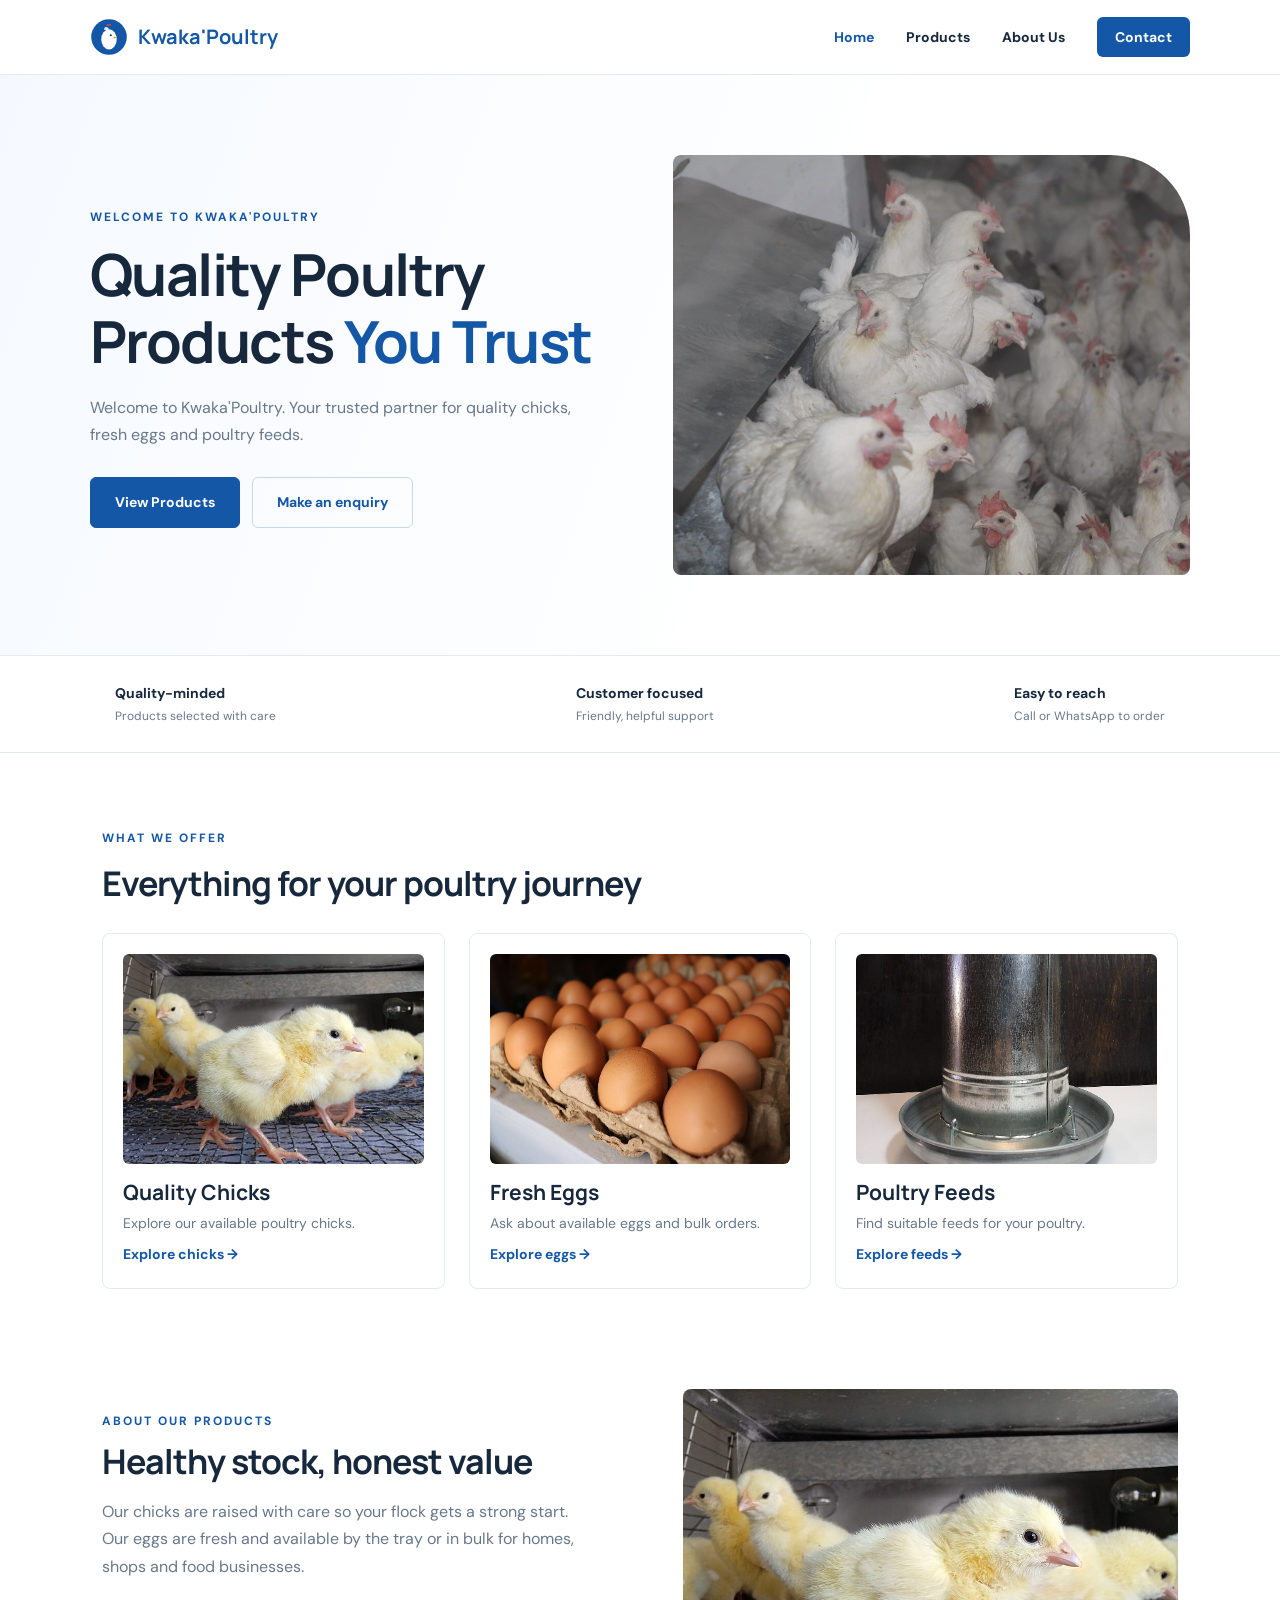
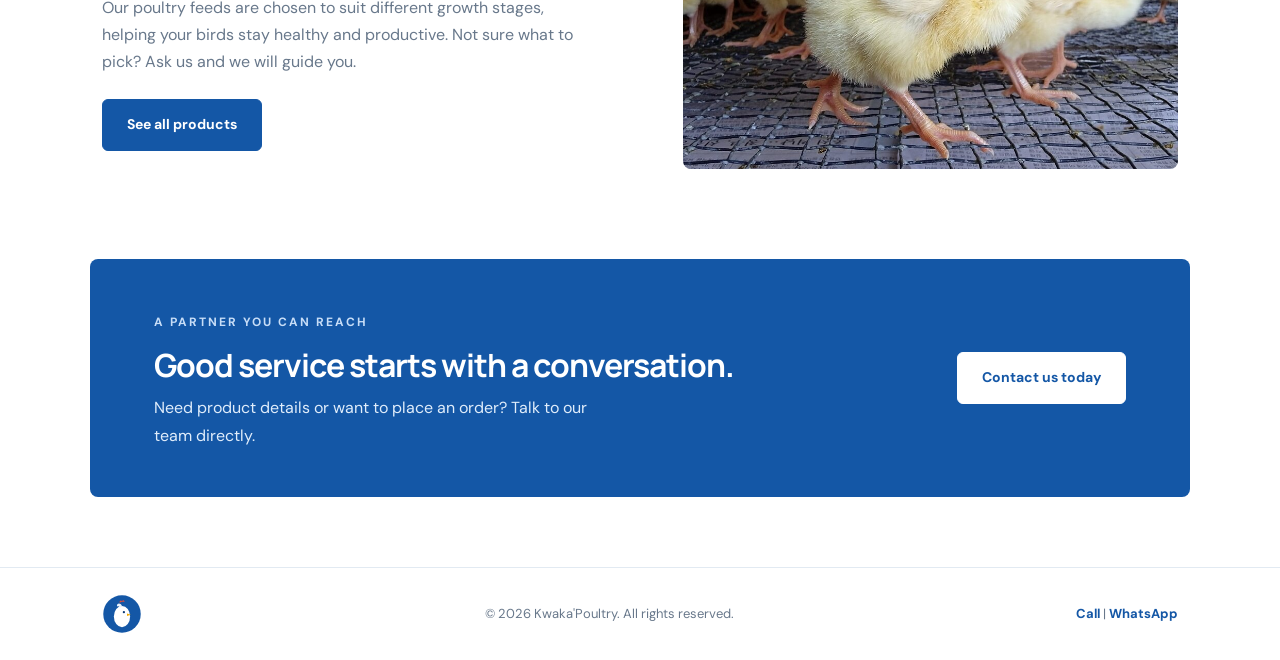
<file: index.html>
<!DOCTYPE html>
<html lang="en">
<head>
    <meta charset="UTF-8">
    <meta name="viewport" content="width=device-width, initial-scale=1.0">
    <title>Kwaka's Poultry | Quality Poultry Products</title>
    <link rel="preconnect" href="https://fonts.googleapis.com">
    <link href="https://fonts.googleapis.com/css2?family=DM+Sans:wght@400;500;700&family=Manrope:wght@600;700;800&display=swap" rel="stylesheet">
    <link rel="stylesheet" href="styles.css">
</head>
<body>
    <header>
        <nav class="navbar">
            <a href="index.html" class="logo-link"><img src="images/logo.svg" alt="" class="logo-img"><h2 class="logo">Kwaka'Poultry</h2></a>
            <button class="menu-toggle" aria-label="Toggle menu" aria-expanded="false">&#9776;</button>
            <ul class="nav-links">
                <li><a href="index.html" class="active">Home</a></li>
                <li><a href="products.html">Products</a></li>
                <li><a href="about.html">About Us</a></li>
                <li><a href="contact.html" class="nav-contact">Contact</a></li>
            </ul>
        </nav>
    </header>
    <main>
        <section class="hero">
            <div class="hero-content">
                <span class="eyebrow">WELCOME TO KWAKA'POULTRY</span>
                <h1>Quality Poultry Products <span>You Trust</span></h1>
                <p>Welcome to Kwaka'Poultry. Your trusted partner for quality chicks, fresh eggs and poultry feeds.</p>
                <div class="hero-actions">
                    <a href="products.html" class="btn">View Products</a>
                    <a href="contact.html" class="btn btn-outline">Make an enquiry</a>
                </div>
            </div>
            <div class="hero-image">
                <img src="images/hero.jpg" alt="Healthy chickens on a poultry farm">
            </div>
        </section>

        <section class="trust-band">
            <div><strong>Quality-minded</strong><span>Products selected with care</span></div>
            <div><strong>Customer focused</strong><span>Friendly, helpful support</span></div>
            <div><strong>Easy to reach</strong><span>Call or WhatsApp to order</span></div>
        </section>

        <section class="products">
            <span class="eyebrow">WHAT WE OFFER</span>
            <h2>Everything for your poultry journey</h2>
            <div class="product-container">
                <div class="product-card">
                    <img src="images/chickens.jpg" alt="Poultry chicks">
                    <h3>Quality Chicks</h3>
                    <p>Explore our available poultry chicks.</p>
                    <a href="products.html" class="card-link">Explore chicks &rarr;</a>
                </div>
                <div class="product-card">
                    <img src="images/eggs.jpg" alt="Fresh poultry eggs">
                    <h3>Fresh Eggs</h3>
                    <p>Ask about available eggs and bulk orders.</p>
                    <a href="products.html" class="card-link">Explore eggs &rarr;</a>
                </div>
                <div class="product-card">
                    <img src="images/feeds.jpg" alt="Poultry feeder">
                    <h3>Poultry Feeds</h3>
                    <p>Find suitable feeds for your poultry.</p>
                    <a href="products.html" class="card-link">Explore feeds &rarr;</a>
                </div>
            </div>
        </section>

        <section class="about product-intro">
            <img src="images/chickens.jpg" alt="Healthy day-old chicks" class="about-img">
            <div class="about-text">
                <span class="eyebrow">ABOUT OUR PRODUCTS</span>
                <h2>Healthy stock, honest value</h2>
                <p>Our chicks are raised with care so your flock gets a strong start. Our eggs are fresh and available by the tray or in bulk for homes, shops and food businesses.</p>
                <p>Our poultry feeds are chosen to suit different growth stages, helping your birds stay healthy and productive. Not sure what to pick? Ask us and we will guide you.</p>
                <a href="products.html" class="btn">See all products</a>
            </div>
        </section>

        <section class="cta-panel">
            <div>
                <span class="eyebrow light">A PARTNER YOU CAN REACH</span>
                <h2>Good service starts with a conversation.</h2>
                <p>Need product details or want to place an order? Talk to our team directly.</p>
            </div>
            <a href="contact.html" class="btn btn-white">Contact us today</a>
        </section>
    </main>
    <footer>
        <img src="images/logo.svg" alt="Kwaka'Poultry logo" class="footer-logo">
        <p>&copy; <span class="year"></span> Kwaka'Poultry. All rights reserved.</p>
        <p><a href="tel:+254700000000">Call</a> | <a href="https://wa.me/254700000000">WhatsApp</a></p>
    </footer>
    <script src="script.js"></script>
</body>
</html>
</file>
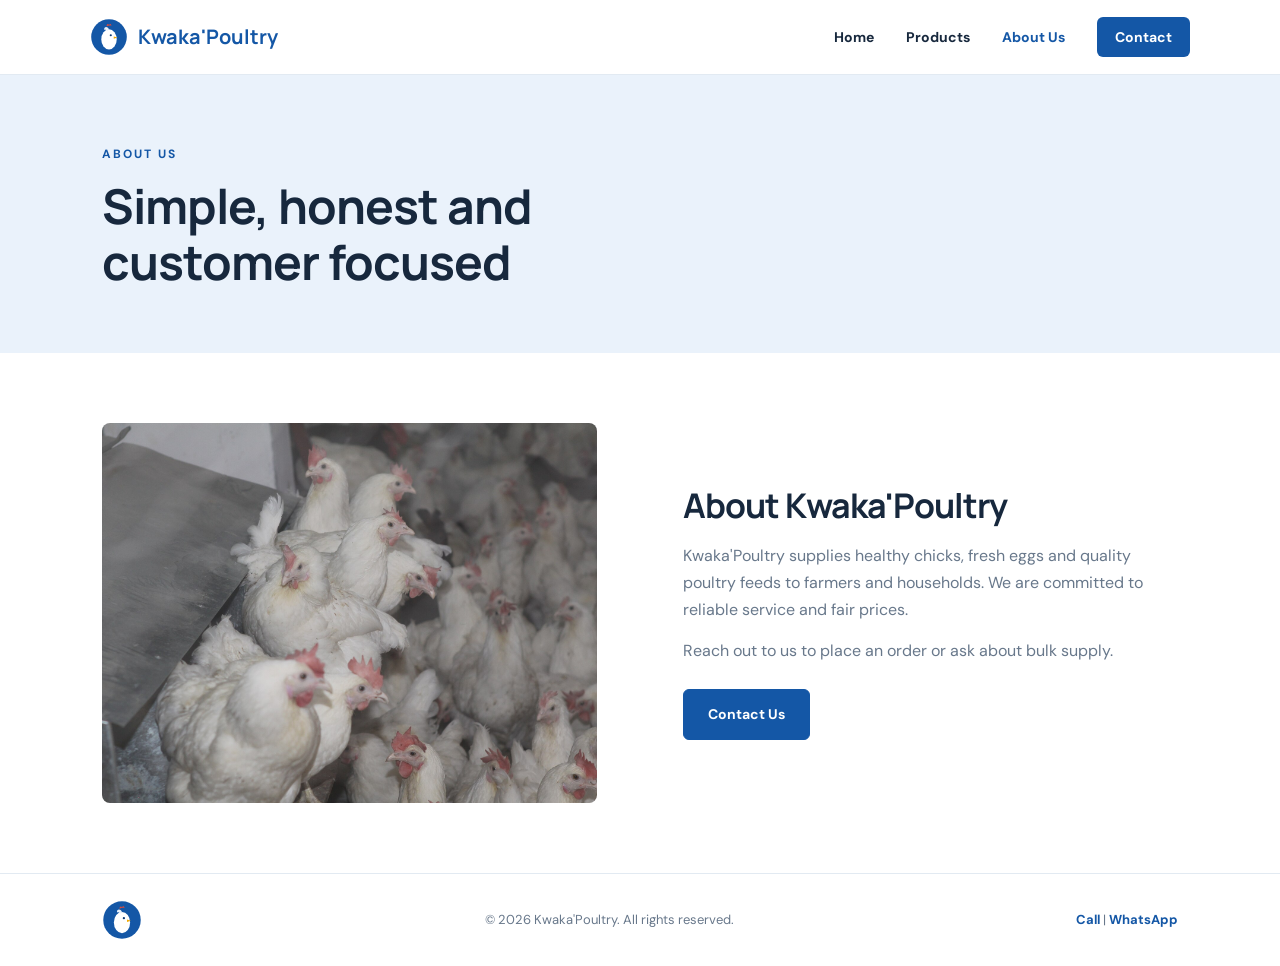
<file: about.html>
<!DOCTYPE html>
<html lang="en">
<head>
    <meta charset="UTF-8">
    <meta name="viewport" content="width=device-width, initial-scale=1.0">
    <title>About Us | Kwaka's Poultry</title>
    <link rel="preconnect" href="https://fonts.googleapis.com">
    <link href="https://fonts.googleapis.com/css2?family=DM+Sans:wght@400;500;700&family=Manrope:wght@600;700;800&display=swap" rel="stylesheet">
    <link rel="stylesheet" href="styles.css">
</head>
<body>
    <header>
        <nav class="navbar">
            <a href="index.html" class="logo-link"><img src="images/logo.svg" alt="" class="logo-img"><h2 class="logo">Kwaka'Poultry</h2></a>
            <button class="menu-toggle" aria-label="Toggle menu" aria-expanded="false">&#9776;</button>
            <ul class="nav-links">
                <li><a href="index.html">Home</a></li>
                <li><a href="products.html">Products</a></li>
                <li><a href="about.html" class="active">About Us</a></li>
                <li><a href="contact.html" class="nav-contact">Contact</a></li>
            </ul>
        </nav>
    </header>
    <main>
        <section class="page-header">
            <span class="eyebrow">ABOUT US</span>
            <h1>Simple, honest and customer focused</h1>
        </section>
        <section class="about">
            <img src="images/hero.jpg" alt="Chickens at Kwaka'Poultry" class="about-img">
            <div class="about-text">
            <h2>About Kwaka'Poultry</h2>
            <p>Kwaka'Poultry supplies healthy chicks, fresh eggs and quality poultry feeds to farmers and households. We are committed to reliable service and fair prices.</p>
            <p>Reach out to us to place an order or ask about bulk supply.</p>
            <a href="contact.html" class="btn">Contact Us</a>
            </div>
        </section>
    </main>
    <footer>
        <img src="images/logo.svg" alt="Kwaka'Poultry logo" class="footer-logo">
        <p>&copy; <span class="year"></span> Kwaka'Poultry. All rights reserved.</p>
        <p><a href="tel:+254700000000">Call</a> | <a href="https://wa.me/254700000000">WhatsApp</a></p>
    </footer>
    <script src="script.js"></script>
</body>
</html>
</file>
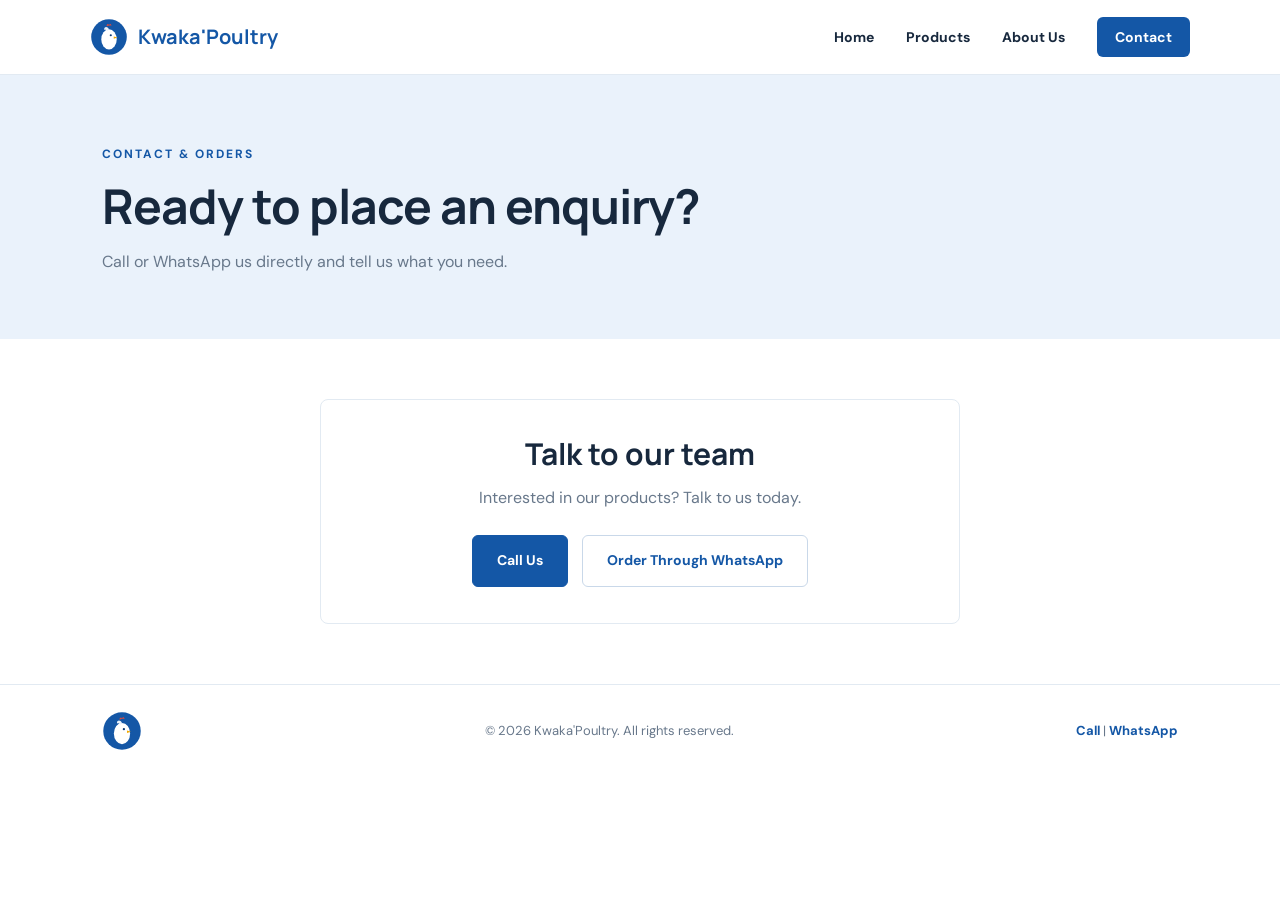
<file: contact.html>
<!DOCTYPE html>
<html lang="en">
<head>
    <meta charset="UTF-8">
    <meta name="viewport" content="width=device-width, initial-scale=1.0">
    <title>Contact | Kwaka's Poultry</title>
    <link rel="preconnect" href="https://fonts.googleapis.com">
    <link href="https://fonts.googleapis.com/css2?family=DM+Sans:wght@400;500;700&family=Manrope:wght@600;700;800&display=swap" rel="stylesheet">
    <link rel="stylesheet" href="styles.css">
</head>
<body>
    <header>
        <nav class="navbar">
            <a href="index.html" class="logo-link"><img src="images/logo.svg" alt="" class="logo-img"><h2 class="logo">Kwaka'Poultry</h2></a>
            <button class="menu-toggle" aria-label="Toggle menu" aria-expanded="false">&#9776;</button>
            <ul class="nav-links">
                <li><a href="index.html">Home</a></li>
                <li><a href="products.html">Products</a></li>
                <li><a href="about.html">About Us</a></li>
                <li><a href="contact.html" class="nav-contact active">Contact</a></li>
            </ul>
        </nav>
    </header>
    <main>
        <section class="page-header">
            <span class="eyebrow">CONTACT &amp; ORDERS</span>
            <h1>Ready to place an enquiry?</h1>
            <p>Call or WhatsApp us directly and tell us what you need.</p>
        </section>
        <section class="contact">
            <h2>Talk to our team</h2>
            <p>Interested in our products? Talk to us today.</p>
            <div class="contact-actions">
                <a href="tel:+254700000000" class="btn">Call Us</a>
                <a href="https://wa.me/254700000000" class="btn btn-outline">Order Through WhatsApp</a>
            </div>
        </section>
    </main>
    <footer>
        <img src="images/logo.svg" alt="Kwaka'Poultry logo" class="footer-logo">
        <p>&copy; <span class="year"></span> Kwaka'Poultry. All rights reserved.</p>
        <p><a href="tel:+254700000000">Call</a> | <a href="https://wa.me/254700000000">WhatsApp</a></p>
    </footer>
    <script src="script.js"></script>
</body>
</html>
</file>
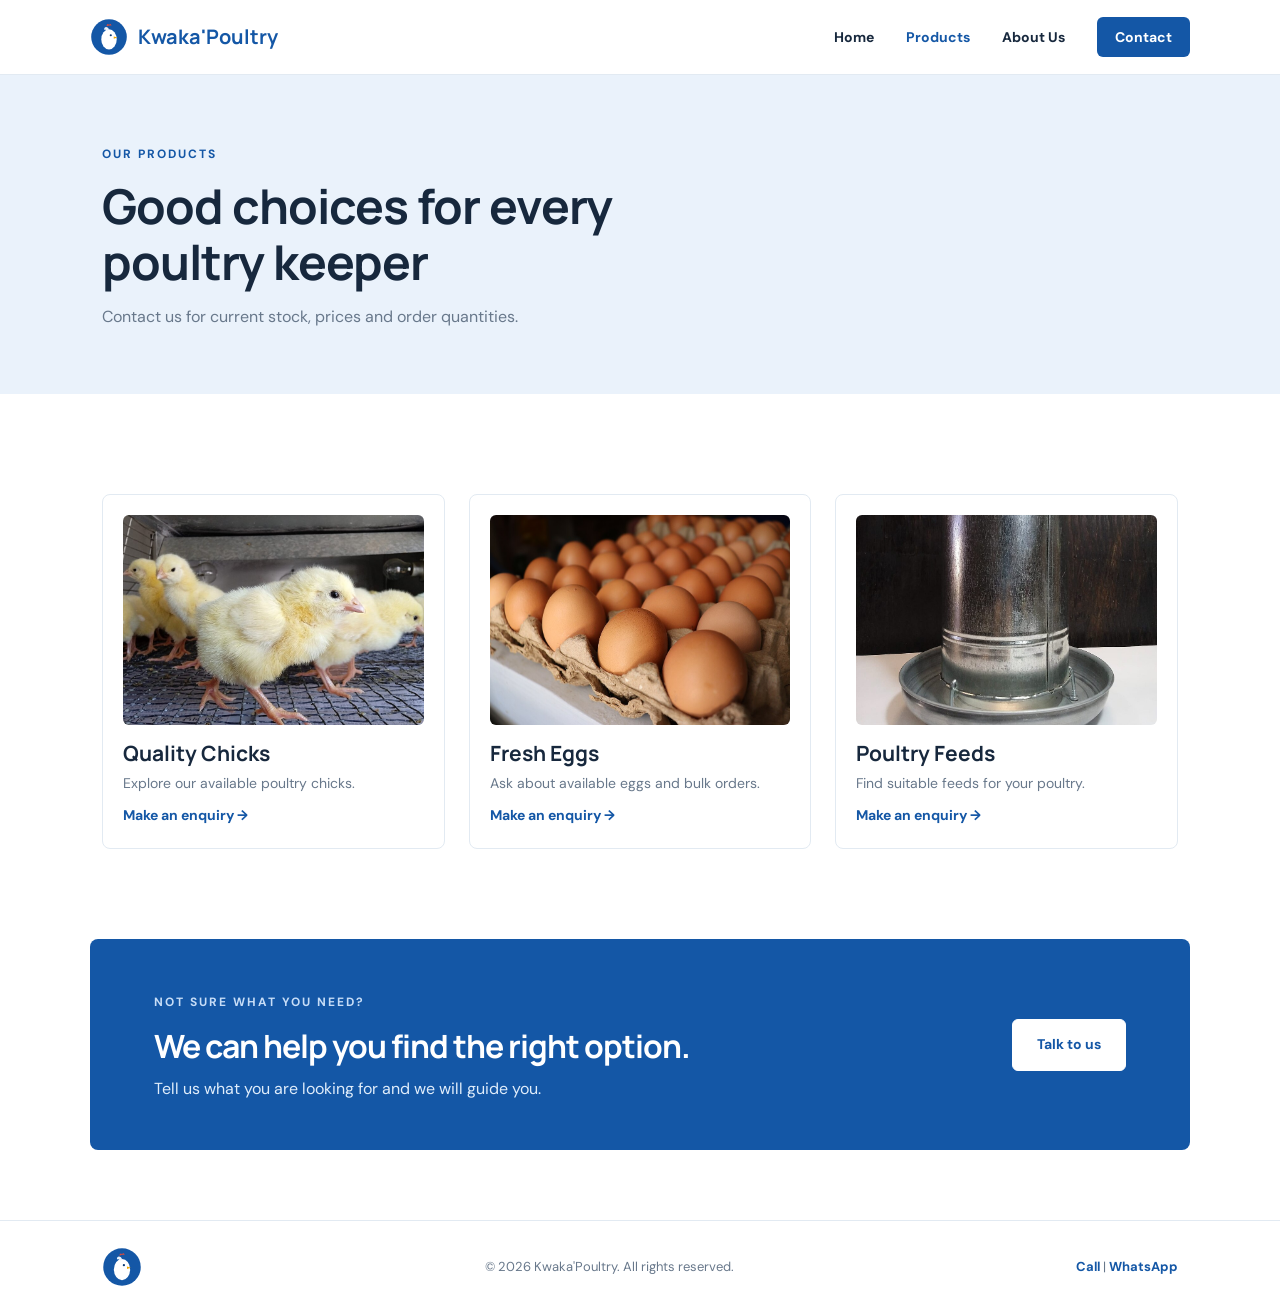
<file: products.html>
<!DOCTYPE html>
<html lang="en">
<head>
    <meta charset="UTF-8">
    <meta name="viewport" content="width=device-width, initial-scale=1.0">
    <title>Products | Kwaka's Poultry</title>
    <link rel="preconnect" href="https://fonts.googleapis.com">
    <link href="https://fonts.googleapis.com/css2?family=DM+Sans:wght@400;500;700&family=Manrope:wght@600;700;800&display=swap" rel="stylesheet">
    <link rel="stylesheet" href="styles.css">
</head>
<body>
    <header>
        <nav class="navbar">
            <a href="index.html" class="logo-link"><img src="images/logo.svg" alt="" class="logo-img"><h2 class="logo">Kwaka'Poultry</h2></a>
            <button class="menu-toggle" aria-label="Toggle menu" aria-expanded="false">&#9776;</button>
            <ul class="nav-links">
                <li><a href="index.html">Home</a></li>
                <li><a href="products.html" class="active">Products</a></li>
                <li><a href="about.html">About Us</a></li>
                <li><a href="contact.html" class="nav-contact">Contact</a></li>
            </ul>
        </nav>
    </header>
    <main>
        <section class="page-header">
            <span class="eyebrow">OUR PRODUCTS</span>
            <h1>Good choices for every poultry keeper</h1>
            <p>Contact us for current stock, prices and order quantities.</p>
        </section>
        <section class="products">
            <div class="product-container">
                <div class="product-card">
                    <img src="images/chickens.jpg" alt="Poultry chicks">
                    <h3>Quality Chicks</h3>
                    <p>Explore our available poultry chicks.</p>
                    <a href="contact.html" class="card-link">Make an enquiry &rarr;</a>
                </div>
                <div class="product-card">
                    <img src="images/eggs.jpg" alt="Fresh poultry eggs">
                    <h3>Fresh Eggs</h3>
                    <p>Ask about available eggs and bulk orders.</p>
                    <a href="contact.html" class="card-link">Make an enquiry &rarr;</a>
                </div>
                <div class="product-card">
                    <img src="images/feeds.jpg" alt="Poultry feeds">
                    <h3>Poultry Feeds</h3>
                    <p>Find suitable feeds for your poultry.</p>
                    <a href="contact.html" class="card-link">Make an enquiry &rarr;</a>
                </div>
            </div>
        </section>
        <section class="cta-panel">
            <div>
                <span class="eyebrow light">NOT SURE WHAT YOU NEED?</span>
                <h2>We can help you find the right option.</h2>
                <p>Tell us what you are looking for and we will guide you.</p>
            </div>
            <a href="contact.html" class="btn btn-white">Talk to us</a>
        </section>
    </main>
    <footer>
        <img src="images/logo.svg" alt="Kwaka'Poultry logo" class="footer-logo">
        <p>&copy; <span class="year"></span> Kwaka'Poultry. All rights reserved.</p>
        <p><a href="tel:+254700000000">Call</a> | <a href="https://wa.me/254700000000">WhatsApp</a></p>
    </footer>
    <script src="script.js"></script>
</body>
</html>
</file>
<file: styles.css>
:root {
    --primary-blue: #1457A6;
    --dark-blue: #0B3974;
    --light-blue: #EAF2FB;
    --white: #FFFFFF;
    --text-color: #17283D;
    --muted: #68788B;
    --line: #E2EAF2;
}

* {
    margin: 0;
    padding: 0;
    box-sizing: border-box;
}

html {
    scroll-behavior: smooth;
}

body {
    font-family: "DM Sans", Arial, sans-serif;
    color: var(--text-color);
    line-height: 1.7;
}

img {
    max-width: 100%;
    display: block;
}

h1, h2, h3, .logo {
    line-height: 1.2;
    font-family: "Manrope", Arial, sans-serif;
}

a {
    color: inherit;
}

.eyebrow {
    display: inline-block;
    margin-bottom: 14px;
    font-size: 12px;
    font-weight: 700;
    letter-spacing: 2px;
    color: var(--primary-blue);
}

.eyebrow.light {
    color: #C7DDF7;
}

/* Header */
.navbar {
    display: flex;
    justify-content: space-between;
    align-items: center;
    padding: 18px 7%;
    background-color: var(--white);
    border-bottom: 1px solid var(--line);
    position: relative;
}

.logo-link {
    display: flex;
    align-items: center;
    gap: 10px;
    text-decoration: none;
}

.logo-img {
    width: 38px;
    height: 38px;
}

.logo {
    font-size: 20px;
    color: var(--primary-blue);
}

.nav-links {
    display: flex;
    align-items: center;
    gap: 32px;
    list-style: none;
}

.nav-links a {
    text-decoration: none;
    font-size: 14px;
    font-weight: 700;
    transition: color 0.2s;
}

.nav-links a:hover,
.nav-links a.active {
    color: var(--primary-blue);
}

.nav-links a.nav-contact {
    padding: 11px 18px;
    background-color: var(--primary-blue);
    color: var(--white);
    border-radius: 6px;
}

.nav-links a.nav-contact:hover {
    background-color: var(--dark-blue);
    color: var(--white);
}

.menu-toggle {
    display: none;
    background: none;
    border: none;
    font-size: 28px;
    color: var(--primary-blue);
    cursor: pointer;
}

/* Buttons */
.btn {
    display: inline-block;
    padding: 13px 24px;
    background-color: var(--primary-blue);
    color: var(--white);
    font-size: 14px;
    font-weight: 700;
    text-decoration: none;
    border: 1px solid var(--primary-blue);
    border-radius: 6px;
    transition: background-color 0.2s, transform 0.2s;
}

.btn:hover {
    background-color: var(--dark-blue);
    transform: translateY(-2px);
}

.btn-outline {
    background-color: transparent;
    color: var(--primary-blue);
    border-color: #C9D8E9;
}

.btn-outline:hover {
    background-color: var(--light-blue);
}

.btn-white {
    background-color: var(--white);
    color: var(--primary-blue);
    border-color: var(--white);
}

.btn-white:hover {
    background-color: var(--light-blue);
}

.card-link {
    display: inline-block;
    margin-top: 8px;
    font-size: 14px;
    font-weight: 700;
    color: var(--primary-blue);
    text-decoration: none;
}

.card-link:hover {
    text-decoration: underline;
}

/* Hero */
.hero {
    display: grid;
    grid-template-columns: 1fr 1fr;
    gap: 6%;
    align-items: center;
    padding: 80px 7%;
    background: linear-gradient(110deg, #F5F9FF 0%, var(--white) 65%);
}

.hero-content {
    max-width: 560px;
}

.hero h1 {
    font-size: clamp(36px, 5vw, 58px);
    line-height: 1.15;
    letter-spacing: -1.5px;
    margin-bottom: 20px;
}

.hero h1 span {
    color: var(--primary-blue);
}

.hero p {
    color: var(--muted);
    margin-bottom: 28px;
}

.hero-actions {
    display: flex;
    flex-wrap: wrap;
    gap: 12px;
}

.hero-image img {
    width: 100%;
    height: 420px;
    object-fit: cover;
    border-radius: 8px 80px 8px 8px;
}

/* Trust band */
.trust-band {
    display: flex;
    justify-content: space-between;
    gap: 20px;
    padding: 26px 9%;
    border-top: 1px solid var(--line);
    border-bottom: 1px solid var(--line);
}

.trust-band div {
    display: flex;
    flex-direction: column;
}

.trust-band strong {
    font-size: 14px;
}

.trust-band span {
    font-size: 12px;
    color: var(--muted);
}

/* Page header (inner pages) */
.page-header {
    padding: 64px 8%;
    background-color: var(--light-blue);
}

.page-header h1 {
    font-size: clamp(32px, 4.5vw, 48px);
    line-height: 1.15;
    letter-spacing: -1px;
    max-width: 640px;
}

.page-header p {
    margin-top: 14px;
    max-width: 480px;
    color: var(--muted);
}

/* Products */
.products {
    padding: 70px 8% 30px;
}

.products h2 {
    font-size: 34px;
    letter-spacing: -1px;
    color: var(--text-color);
}

.product-container {
    display: grid;
    grid-template-columns: repeat(3, 1fr);
    gap: 24px;
    padding: 30px 0 40px;
}

.product-card {
    border: 1px solid var(--line);
    border-radius: 8px;
    padding: 20px;
    background-color: var(--white);
    transition: transform 0.2s, box-shadow 0.2s;
}

.product-card:hover {
    transform: translateY(-4px);
    box-shadow: 0 12px 30px rgba(23, 61, 101, 0.1);
}

.product-card img {
    width: 100%;
    height: 210px;
    object-fit: cover;
    border-radius: 6px;
}

.product-card img[src$="feeds.jpg"] {
    object-position: center 78%;
}

.product-card h3 {
    margin: 16px 0 6px;
    font-size: 21px;
}

.product-card p {
    font-size: 14px;
    color: var(--muted);
}

/* About */
.about {
    display: grid;
    grid-template-columns: 1fr 1fr;
    gap: 8%;
    align-items: center;
    padding: 70px 8%;
}

.about-img {
    width: 100%;
    height: 380px;
    object-fit: cover;
    border-radius: 8px;
}

.about h2 {
    font-size: 34px;
    letter-spacing: -1px;
    margin-bottom: 16px;
}

.about p {
    color: var(--muted);
    margin-bottom: 14px;
}

.about .btn {
    margin-top: 10px;
}

/* Contact */
.contact {
    max-width: 640px;
    margin: 60px auto;
    padding: 36px;
    border: 1px solid var(--line);
    border-radius: 8px;
    text-align: center;
}

.contact h2 {
    font-size: 30px;
}

.contact p {
    margin: 12px 0;
    color: var(--muted);
}

.contact-actions {
    display: flex;
    justify-content: center;
    flex-wrap: wrap;
    gap: 14px;
    margin-top: 24px;
}

/* Call to action panel */
.cta-panel {
    display: flex;
    justify-content: space-between;
    align-items: center;
    gap: 25px;
    margin: 20px 7% 70px;
    padding: 48px 5%;
    background-color: var(--primary-blue);
    color: var(--white);
    border-radius: 8px;
}

.cta-panel h2 {
    font-size: 32px;
    line-height: 1.2;
    letter-spacing: -1px;
    margin-bottom: 10px;
}

.cta-panel p {
    max-width: 440px;
    color: #E0EDFB;
}

/* Footer */
footer {
    display: flex;
    align-items: center;
    justify-content: space-between;
    gap: 15px;
    padding: 26px 8%;
    border-top: 1px solid var(--line);
    font-size: 13px;
    color: var(--muted);
}

.footer-logo {
    width: 40px;
    height: 40px;
}

footer a {
    color: var(--primary-blue);
    font-weight: 700;
    text-decoration: none;
}

/* Tablet */
@media (max-width: 992px) {
    .product-container {
        grid-template-columns: repeat(2, 1fr);
    }
}

/* Mobile */
@media (max-width: 768px) {

    .navbar {
        flex-wrap: wrap;
        padding: 14px 6%;
    }

    .menu-toggle {
        display: block;
    }

    .nav-links {
        display: none;
        flex-direction: column;
        align-items: stretch;
        width: 100%;
        gap: 16px;
        padding: 18px 0 6px;
        text-align: center;
    }

    .nav-links.open {
        display: flex;
    }

    .hero {
        grid-template-columns: 1fr;
        padding: 48px 7%;
        gap: 32px;
    }

    .hero-image {
        order: -1;
    }

    .hero-image img {
        height: 280px;
    }

    .trust-band {
        flex-direction: column;
        padding: 24px 7%;
    }

    .page-header {
        padding: 48px 7%;
    }

    .products {
        padding: 50px 7% 20px;
    }

    .product-container {
        grid-template-columns: 1fr;
    }

    .about {
        grid-template-columns: 1fr;
        gap: 28px;
        padding: 50px 7%;
    }

    .about-img {
        height: 260px;
    }

    .contact {
        margin: 40px 7%;
        padding: 24px;
    }

    .contact-actions {
        flex-direction: column;
    }

    .cta-panel {
        flex-direction: column;
        align-items: flex-start;
        margin: 10px 5% 50px;
        padding: 32px 25px;
    }

    .cta-panel h2 {
        font-size: 27px;
    }

    footer {
        flex-direction: column;
        text-align: center;
    }
}

.product-intro {
    padding-top: 30px;
}

.product-intro .eyebrow {
    margin-bottom: 10px;
}

@media (min-width: 769px) {
    .product-intro .about-img {
        order: 2;
    }
}
</file>
